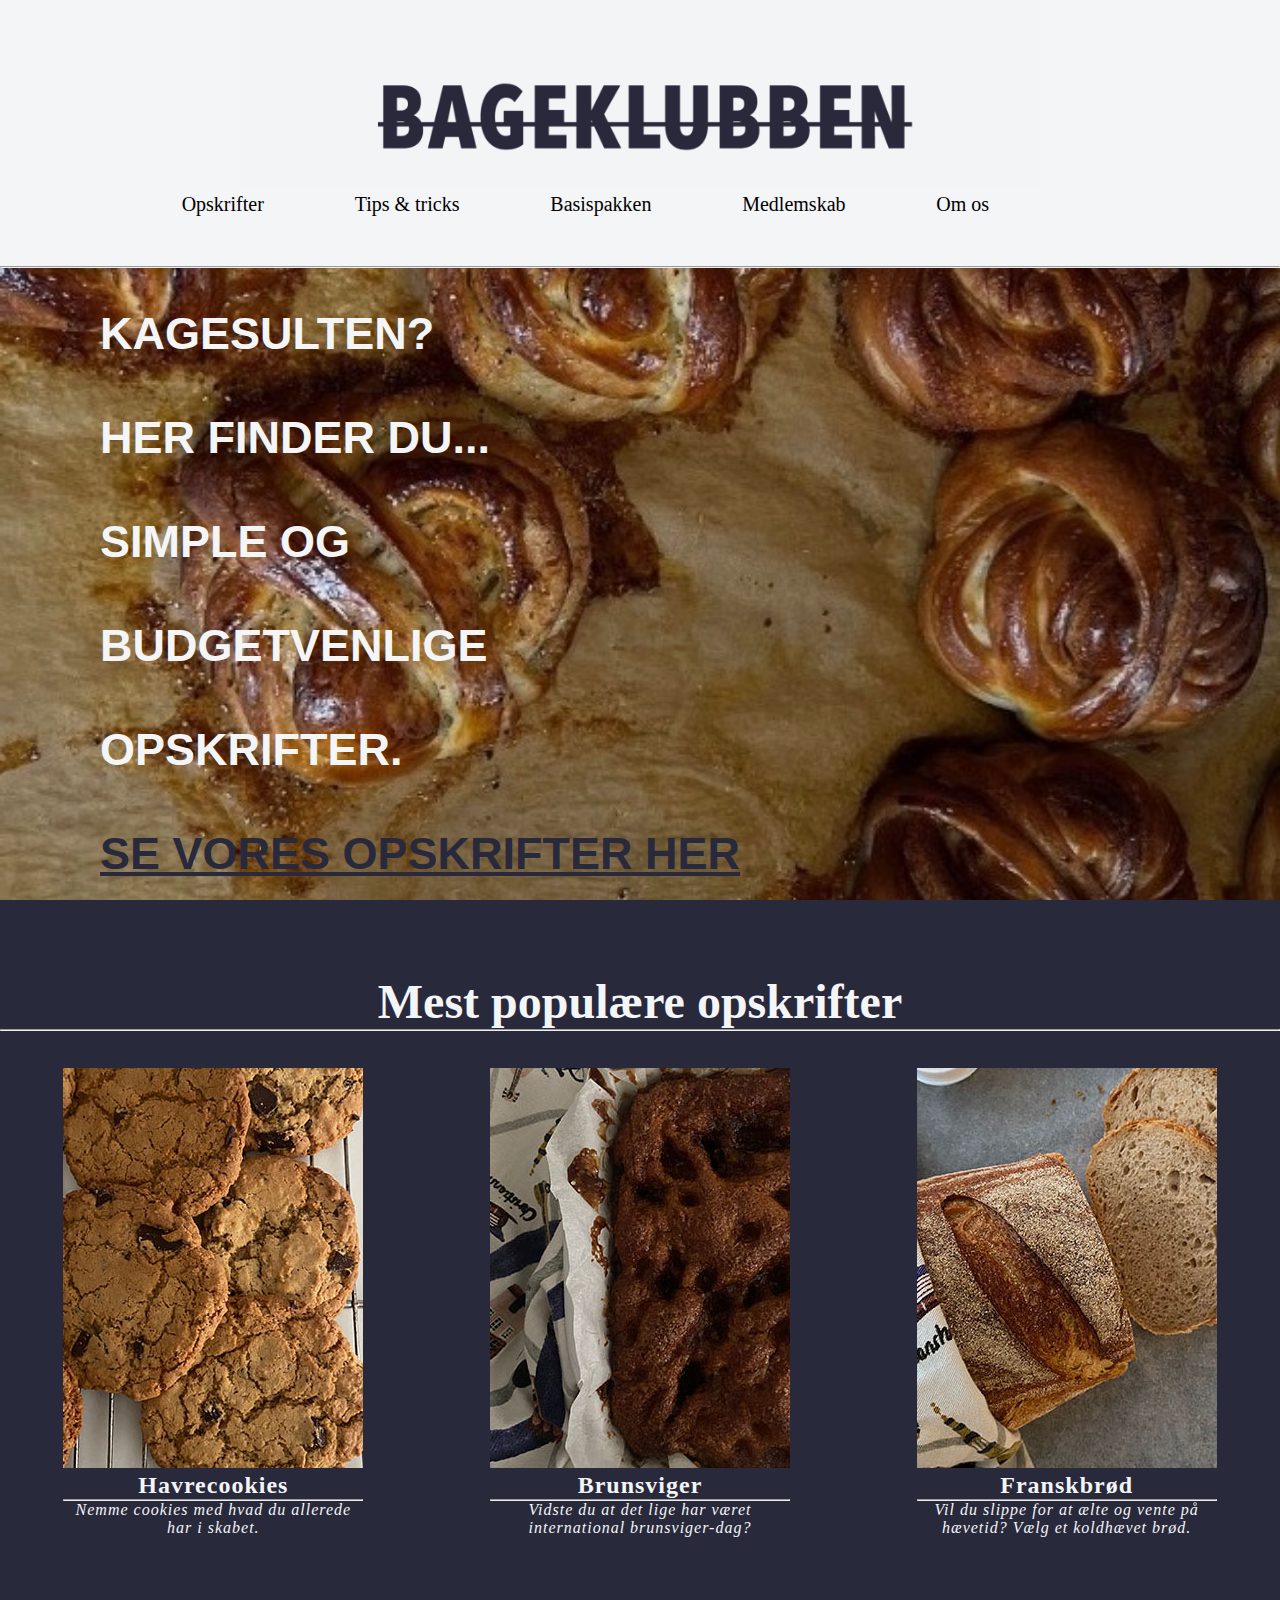
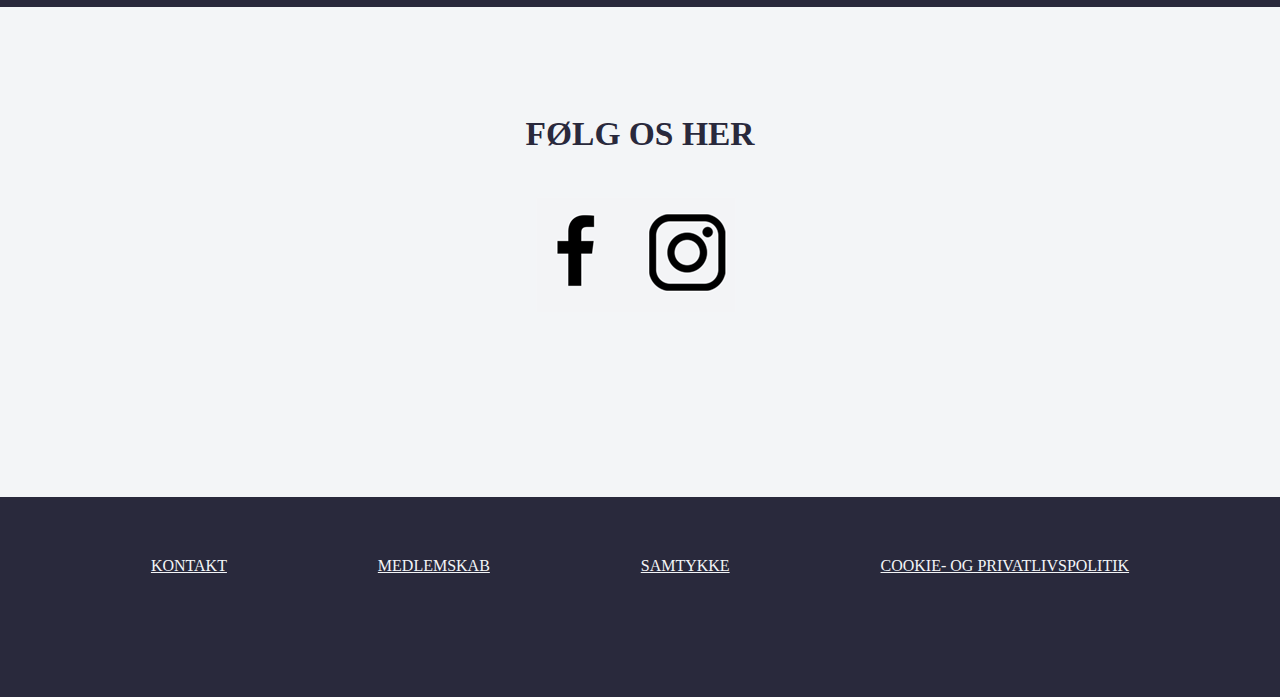
<file: onlinemagasin/index.html>
<!DOCTYPE html>
<html lang="en">
<head>
    <meta charset="UTF-8">
    <meta http-equiv="X-UA-Compatible" content="IE=edge">
    <meta name="viewport" content="width=device-width, initial-scale=1.0">
    <link rel="stylesheet" href="styles.css">
    <title>Bageklubben.dk</title>
</head>


<body>

           
<!--logo overskrift og navigation-->

    <header>


    
       <a href="index.html"> <img id=logo src="images/logorigtig.png" alt="logo" width="800px">

        <nav>
            <a href="#">Opskrifter</a>
            <a href="tipstricks.html">Tips & tricks</a>
            <a href="#">Basispakken</a>
            <a href="#">Medlemskab</a>
            <a href="#">Om os</a>
        </nav>
        <hr>

   


    </header>

<!--billedafsnit med skrift - forside-->

    <main>
        <section id="firstesection">

            <br>
            <br>
            <br>
            <br>
            <p>KAGESULTEN?</p>
            <br>
            <p>HER FINDER DU...</p>
            <br>
            <p>SIMPLE OG</p>
            <br>
            <p>BUDGETVENLIGE</p>
            <br>
            <p>OPSKRIFTER.</p>
            <br>
            <a href="#">SE VORES OPSKRIFTER HER</a>


        </section>



<!--afsnit med "mest populære opskrifter"-->

        <section id="secondsection">
           
           
            <br>
            <br>
            <h2>
                Mest populære opskrifter
            </h2>
            <hr>
            <br>
            


        </section>


        <section class="cardcontainer1">

            <div id="cookiebox">

                <img src="images/cookies.jpg" alt="Havrecookies">
                <h3>Havrecookies</h3>
                <hr>
                <p>Nemme cookies med hvad du allerede har i skabet.</p>


            </div>

            <div id="brunsvigerbox">

                <img src="images/brunsviger.jpg" alt="Brunsviger">
                <h3>Brunsviger</h3>
                <hr>
                <p>Vidste du at det lige har været international brunsviger-dag?</p>


            </div>

            <div id="brødbox">

                <img src="images/franskbrød.jpg" alt="Franskbrød">
                <h3>Franskbrød</h3>
                <hr>
                <p>Vil du slippe for at ælte og vente på hævetid? Vælg et koldhævet brød.</p>


            </div>


        </section>



        <section id="følg">


            <br>
            <h6>FØLG OS HER</h6>
            <br>
            <br>
    
             </section>
        
             <section class="cardcontainer2">

                <div id="facebooklogo">
        
                    <img src="images/logoface.png" alt="Facebooklogo">
        
                </div>
        
                

    </main>

    <!--opsætning af footer-->    

    <footer>

        
    </section>
     
    
    
        <nav>

            <a href="#">KONTAKT</a>
            <a href="#">MEDLEMSKAB</a>
            <a href="#">SAMTYKKE</a>
            <a href="#">COOKIE- OG PRIVATLIVSPOLITIK</a>

        </nav>

        
    </footer>
</body>
</html>
</file>
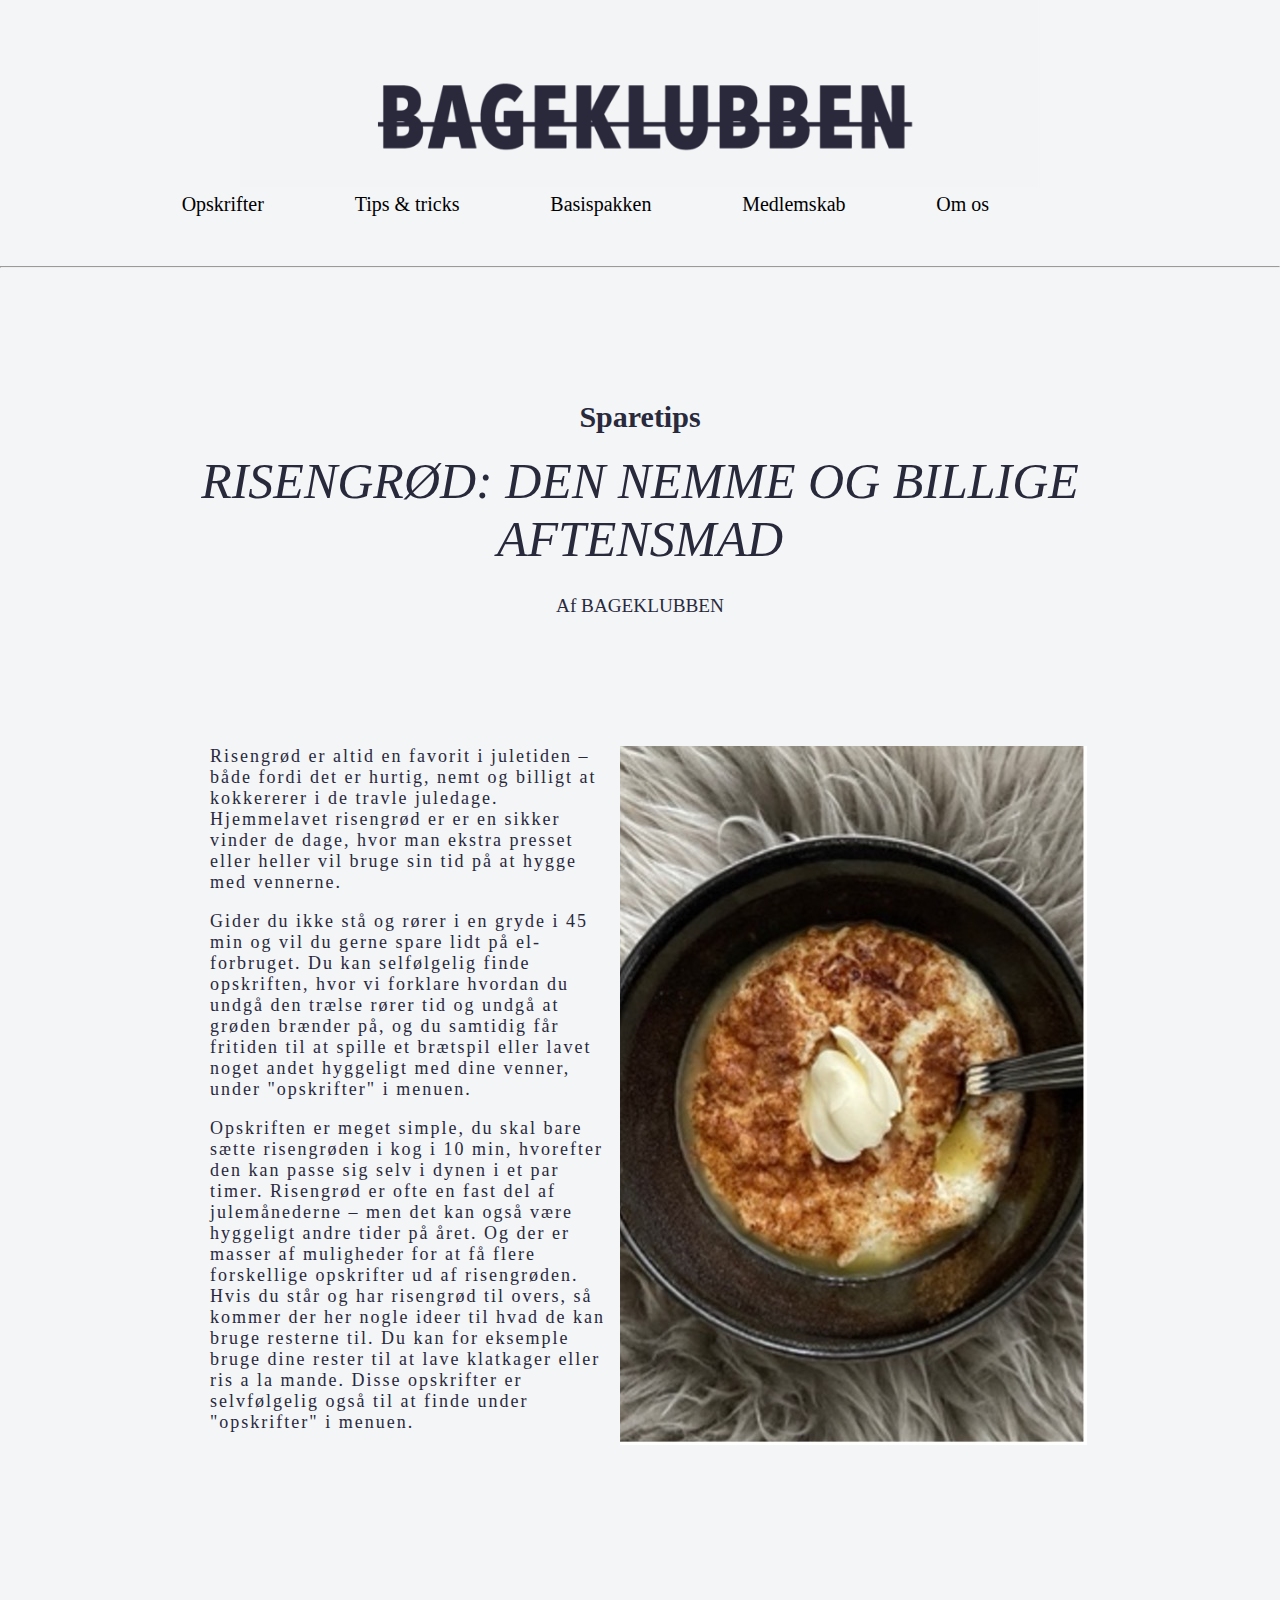
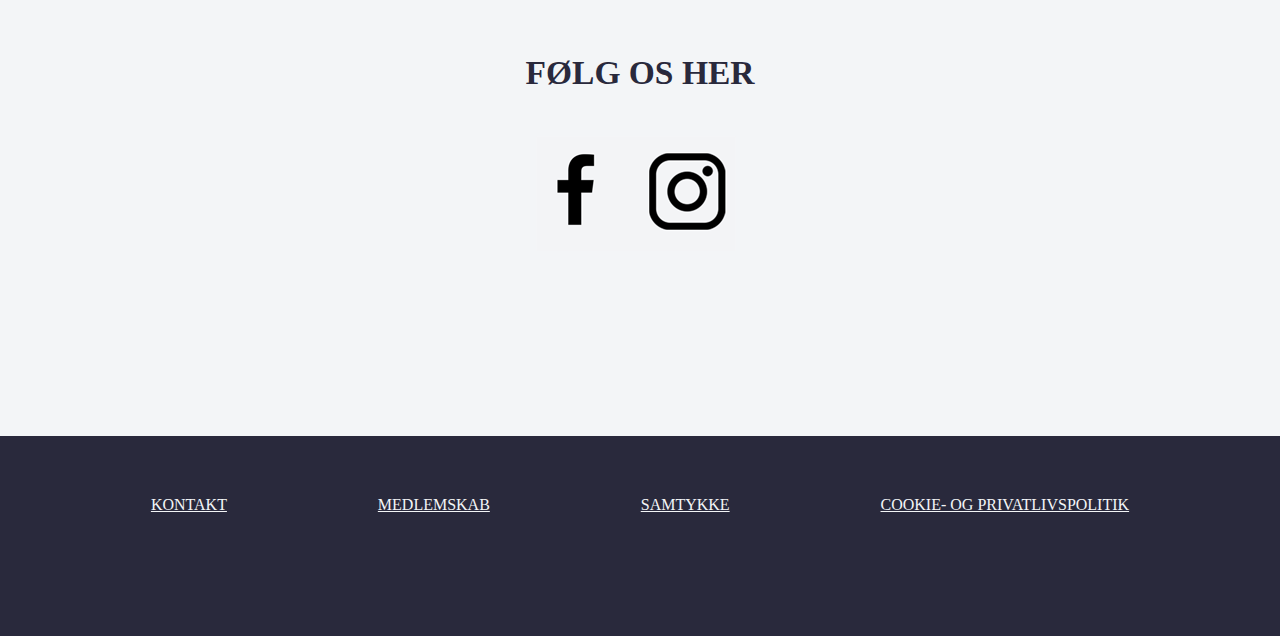
<file: onlinemagasin/artikle1.html>
<!DOCTYPE html>
<html lang="en">
<head>
    <meta charset="UTF-8">
    <meta http-equiv="X-UA-Compatible" content="IE=edge">
    <meta name="viewport" content="width=device-width, initial-scale=1.0">
    <link rel="stylesheet" href="styles.css">
    <title>Bageklubben.dk</title>
</head>


<body>

           
<!--logo overskrift og navigation-->

    <header>


    
       <a href="index.html"> <img id=logo src="images/logorigtig.png" alt="logo" width="800px">

        <nav>
            <a href="#">Opskrifter</a>
            <a href="tipstricks.html">Tips & tricks</a>
            <a href="#">Basispakken</a>
            <a href="#">Medlemskab</a>
            <a href="#">Om os</a>
        </nav>
        <hr>

   


    </header>


<main>

    <section id="overskrift1">
        <h7>Sparetips</h7>
        <br>
        <br>
        <h8>RISENGRØD: DEN NEMME OG BILLIGE AFTENSMAD</h8>
        <br>
        <br>
        <p>Af BAGEKLUBBEN</p>
        

    </section>

    <!--Første section-->


    <section class="cardcontainer5">

      
        <div id="overskriftbox">
    
    
            <p>Risengrød er altid en favorit i juletiden – både fordi det er hurtig, nemt og billigt at kokkererer i de travle juledage. 
                Hjemmelavet risengrød er er en sikker vinder de dage, hvor man ekstra presset eller heller vil bruge sin tid på at hygge med vennerne. 
            </p>
            <br>
            <p>
                Gider du ikke stå og rører i en gryde i 45 min og vil du gerne spare lidt på el-forbruget. Du kan selfølgelig finde opskriften,
                hvor vi forklare hvordan du undgå den trælse rører tid og undgå at grøden brænder på, og du samtidig får fritiden til 
                at spille et brætspil eller lavet noget andet hyggeligt med dine venner, under "opskrifter" i menuen. 
            </p>
            <br>

            <p>

                Opskriften er meget simple, du skal bare sætte risengrøden i kog i 10 min, hvorefter den kan passe sig selv i dynen i et par timer.
                Risengrød er ofte en fast del af julemånederne – men det kan også være hyggeligt andre tider på året.
                Og der er masser af muligheder for at få flere forskellige opskrifter ud af risengrøden.
                Hvis du står og har risengrød til overs, så kommer der her nogle ideer til hvad de kan bruge resterne til.
                Du kan for eksemple bruge dine rester til at lave klatkager eller ris a la mande. Disse opskrifter er selvfølgelig
                også til at finde under "opskrifter" i menuen.
            </p>
            <br>
    
    
        </div>

    

        <div id="billedbox">
    
            <img src="images/jul.jpg" alt="Risengrød">
           
       </div>
   


     </section>


<!--Anden section-->

    <section id="følg">


        <br>
        <h6>FØLG OS HER</h6>
        <br>
        <br>

         </section>
    
         <section class="cardcontainer2">

            <div id="facebooklogo">
    
                <img src="images/logoface.png" alt="Facebooklogo">
    
            </div>
    
        </section>

</main>

<!--opsætning af footer-->    

<footer>
 


    <nav>

        <a href="#">KONTAKT</a>
        <a href="#">MEDLEMSKAB</a>
        <a href="#">SAMTYKKE</a>
        <a href="#">COOKIE- OG PRIVATLIVSPOLITIK</a>

    </nav>

    
</footer>



</body>
</html>
</file>
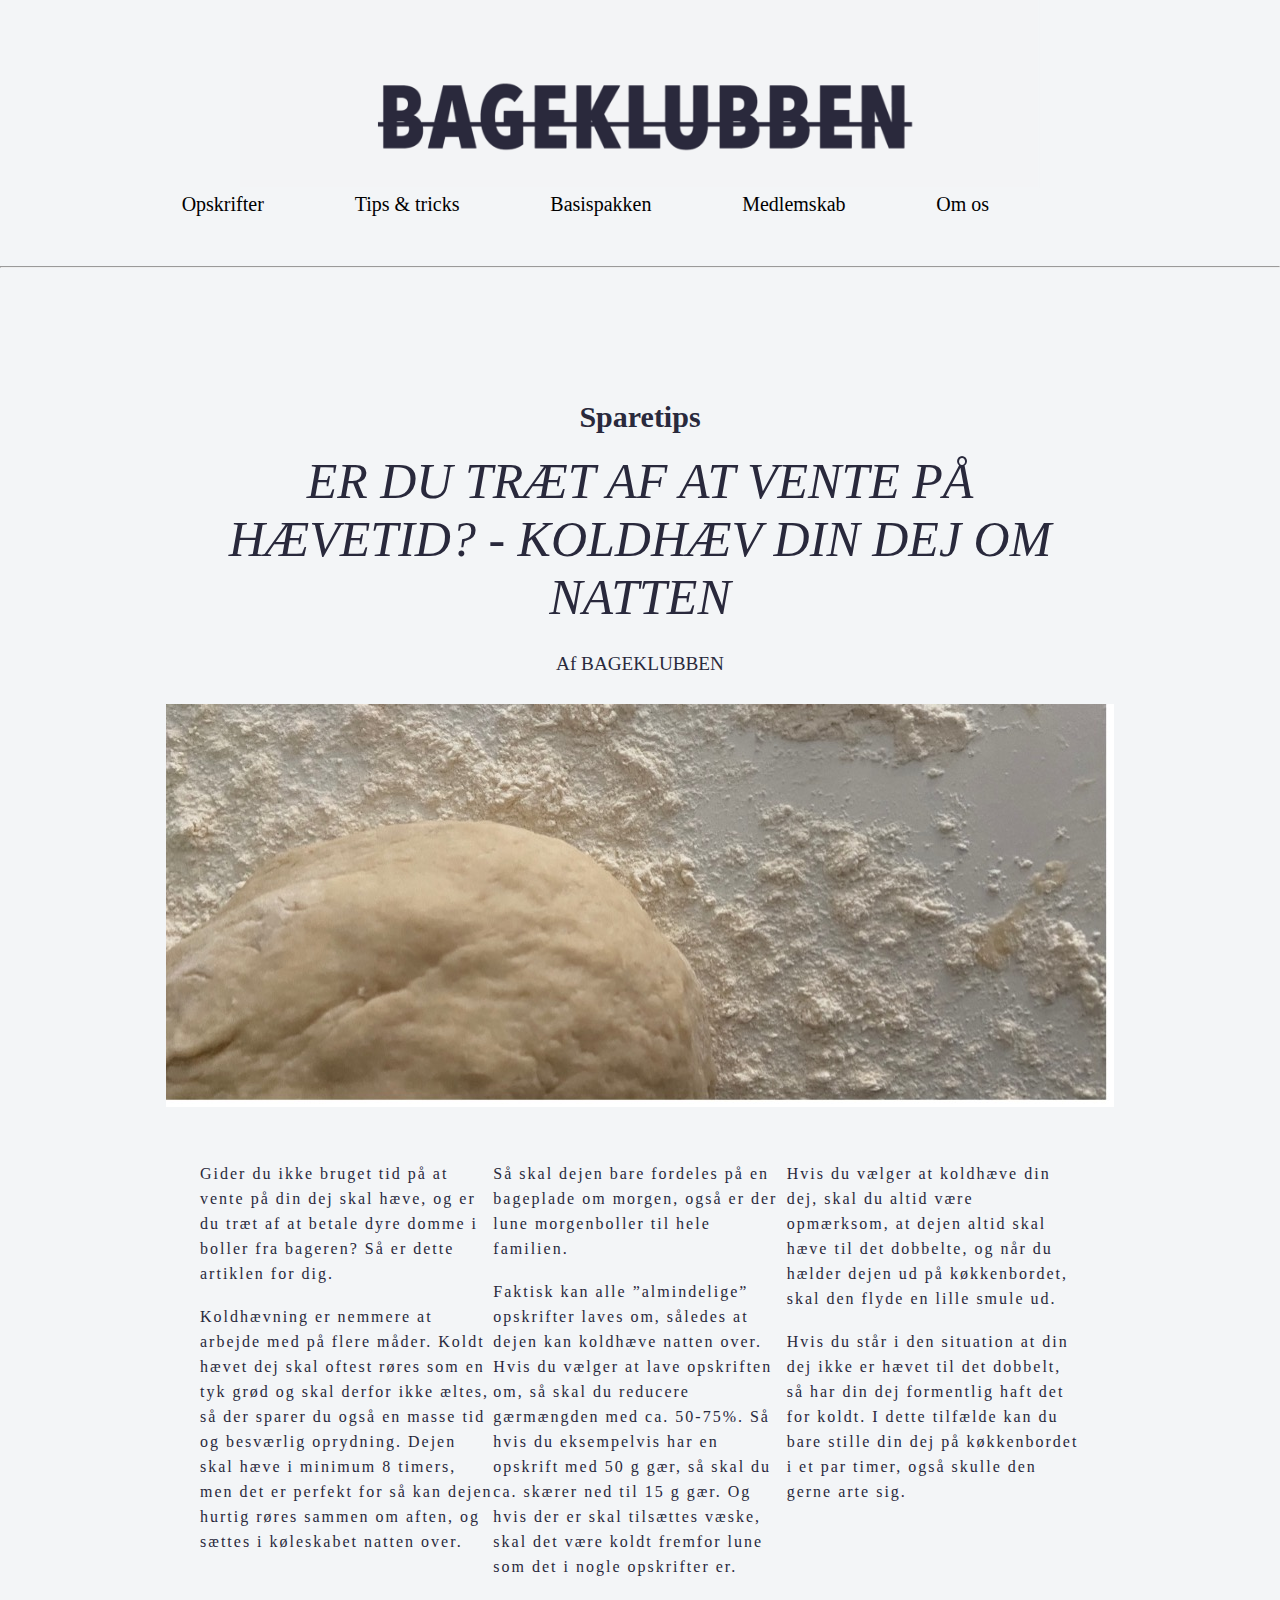
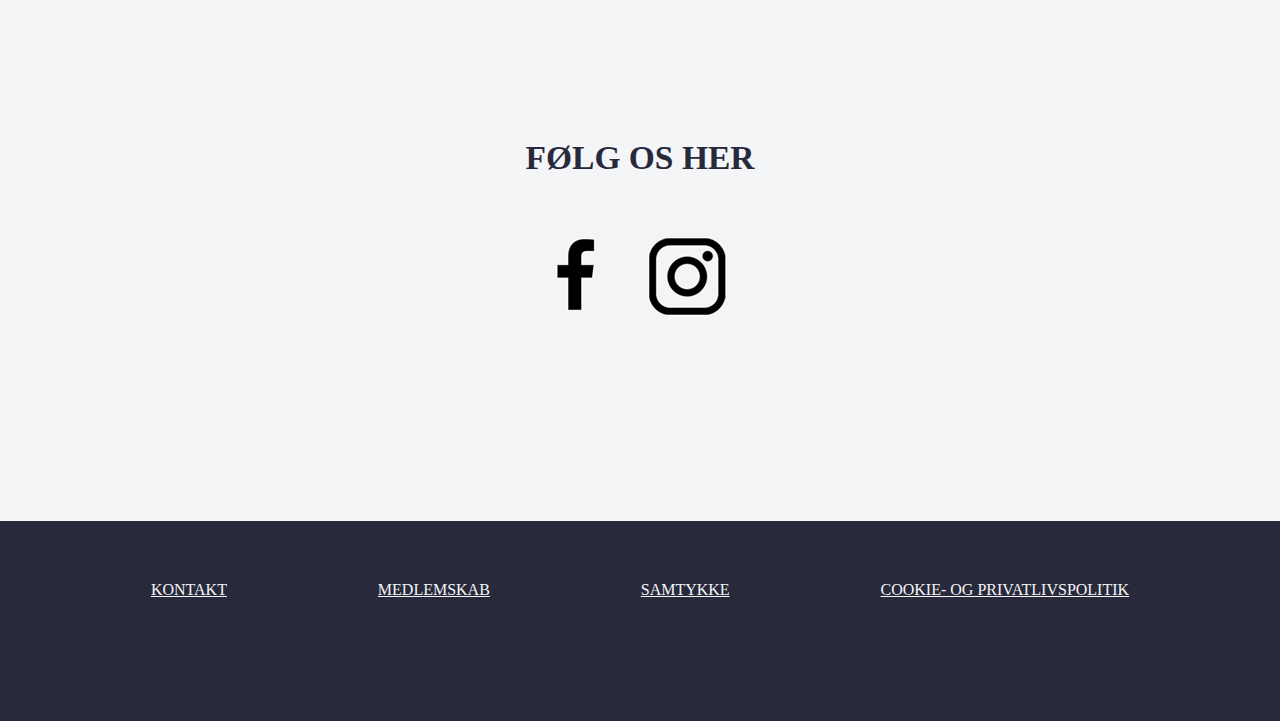
<file: onlinemagasin/artikle2.html>
<!DOCTYPE html>
<html lang="en">
<head>
    <meta charset="UTF-8">
    <meta http-equiv="X-UA-Compatible" content="IE=edge">
    <meta name="viewport" content="width=device-width, initial-scale=1.0">
    <link rel="stylesheet" href="styles.css">
    <title>Bageklubben.dk</title>
</head>


<body>

           
<!--logo overskrift og navigation-->

    <header>


    
       <a href="index.html"> <img id=logo src="images/logorigtig.png" alt="logo" width="800px">

        <nav>
            <a href="#">Opskrifter</a>
            <a href="tipstricks.html">Tips & tricks</a>
            <a href="#">Basispakken</a>
            <a href="#">Medlemskab</a>
            <a href="#">Om os</a>
        </nav>
        <hr>

   


    </header>


<!--Her starter artiklen-->
    <main>


<!--Overskriften på artiklen-->

        <section id="overskrift1">
            <h7>Sparetips</h7>
            <br>
            <br>
            <h8>ER DU TRÆT AF AT VENTE PÅ HÆVETID? - KOLDHÆV DIN DEJ OM NATTEN</h8>
            <br>
            <br>
            <p>Af BAGEKLUBBEN</p>
            
    
        </section>


<!--Billede til artiklen-->

<section id="dejbilled">

<img src="images/dejartikle.jpg" alt="dej">

</section>




<!--Flexbox opsætning af indhold i artiklen-->


<section class="cardcontainer6">

    <div id="indholdbox1">
        
        <p>Gider du ikke bruget tid på at vente på din dej skal hæve, 
            og er du træt af at betale dyre domme i boller fra bageren? 
            Så er dette artiklen for dig.</p>

        <br>

        <p>Koldhævning er nemmere at arbejde med på flere måder. 
            Koldt hævet dej skal oftest røres som en tyk grød og skal derfor ikke æltes,
             så der sparer du også en masse tid og besværlig oprydning. 
             Dejen skal hæve i minimum 8 timers, men det er perfekt for så kan dejen hurtig røres sammen om aften, 
             og sættes i køleskabet natten over. </p>


    </div>

    <div id="indholdbox2">
        
        <p>Så skal dejen bare fordeles på en bageplade om morgen,
            også er der lune morgenboller til hele familien.</p>

            <br>

        <p>Faktisk kan alle ”almindelige” opskrifter laves om, 
            således at dejen kan koldhæve natten over.
            Hvis du vælger at lave opskriften om, så skal du reducere gærmængden med ca. 50-75%. 
            Så hvis du eksempelvis har en opskrift med 50 g gær, så skal du ca. skærer ned til 15 g gær. 
            Og hvis der er skal tilsættes væske, skal det være koldt fremfor lune som det i nogle opskrifter er. </p>


    </div>

    <div id="indholdbox3">

        <p>Hvis du vælger at koldhæve din dej, skal du altid være opmærksom, 
            at dejen altid skal hæve til det dobbelte, og når du hælder dejen ud på køkkenbordet,
            skal den flyde en lille smule ud.</p>

        <br>

        <p>Hvis du står i den situation at din dej ikke er hævet til det dobbelt,
            så har din dej formentlig haft det for koldt. 
            I dette tilfælde kan du bare stille din dej på køkkenbordet i et par timer,
            også skulle den gerne arte sig.</p>


    </div>


</section>





   

<!--Section med SoMe logoer-->
    <section id="følg">


        <br>
        <h6>FØLG OS HER</h6>
        <br>
        <br>

         </section>
    
         <section class="cardcontainer2">

            <div id="facebooklogo">
    
                <img src="images/logoface.png" alt="Facebooklogo">
    
            </div>
    
        </section>

</main>

<!--opsætning af footer-->    

<footer>
 


    <nav>

        <a href="#">KONTAKT</a>
        <a href="#">MEDLEMSKAB</a>
        <a href="#">SAMTYKKE</a>
        <a href="#">COOKIE- OG PRIVATLIVSPOLITIK</a>

    </nav>

    
</footer>



</body>
</html>
</file>
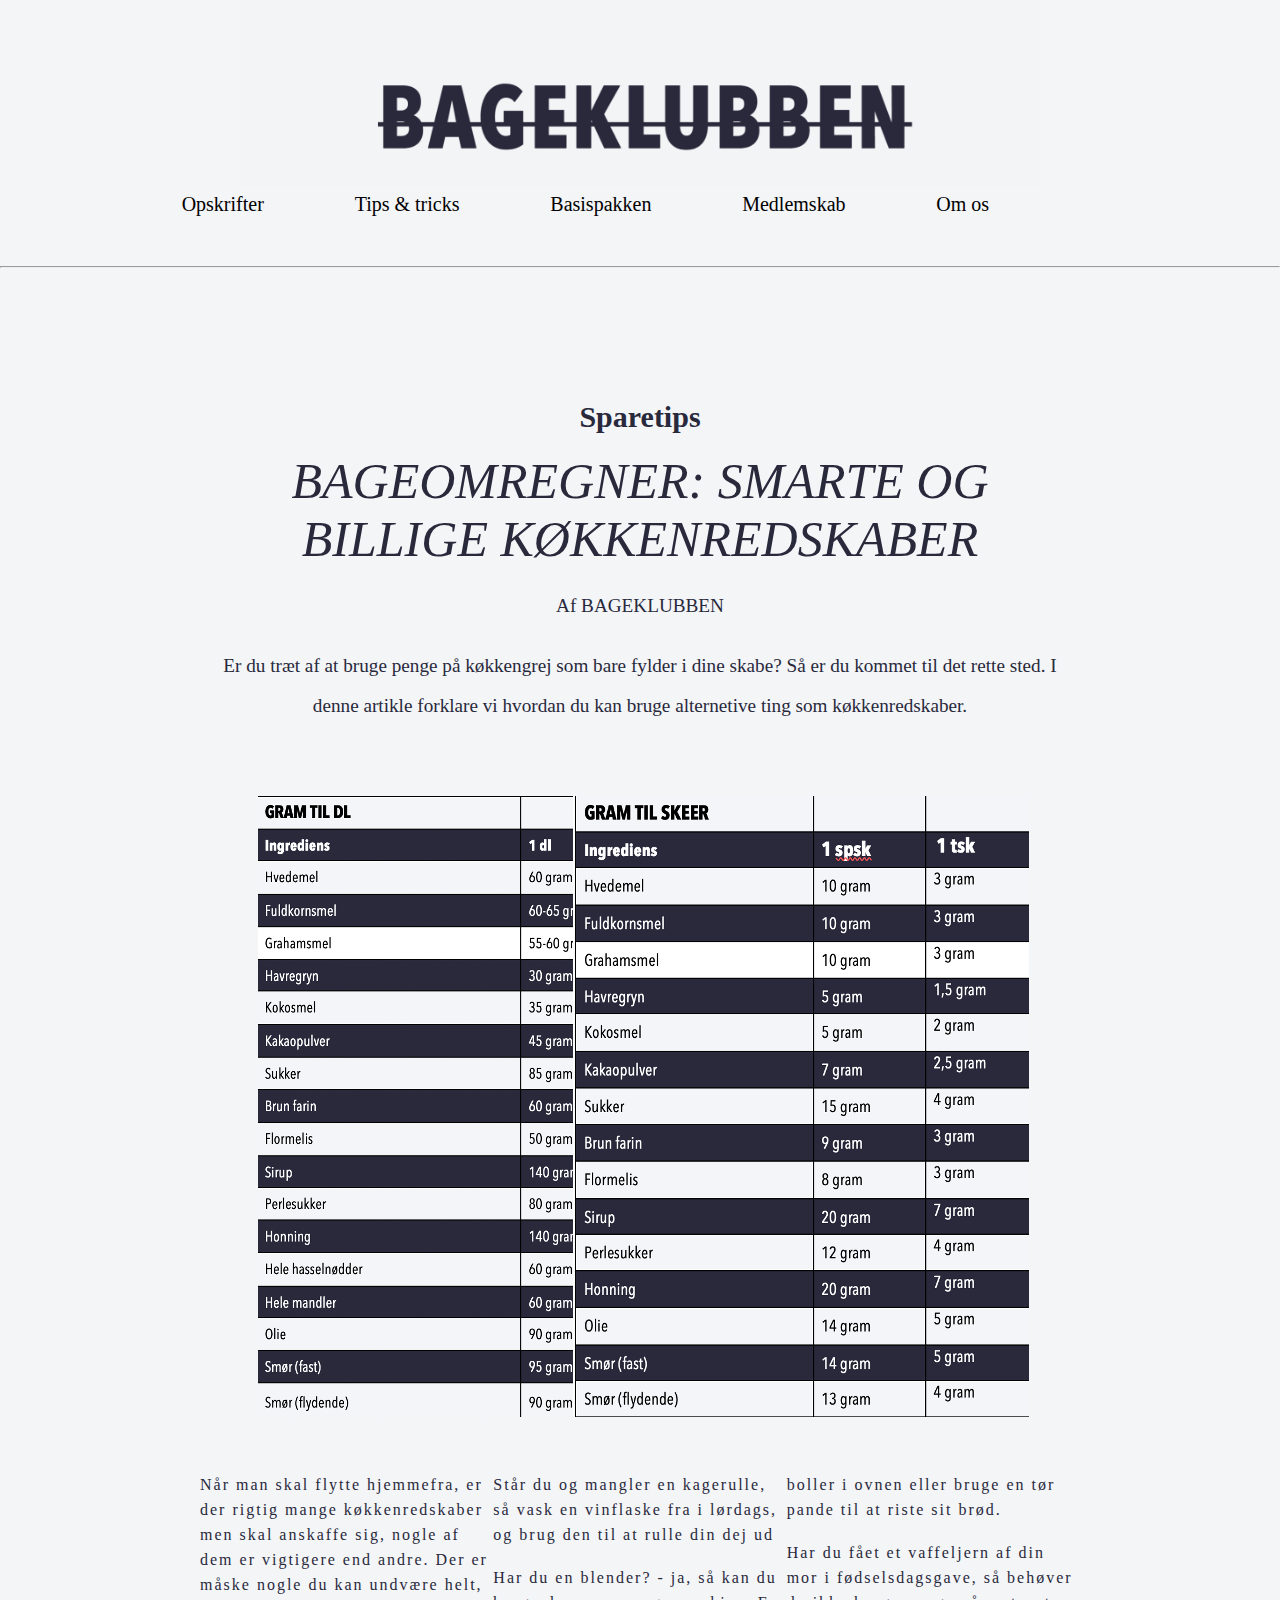
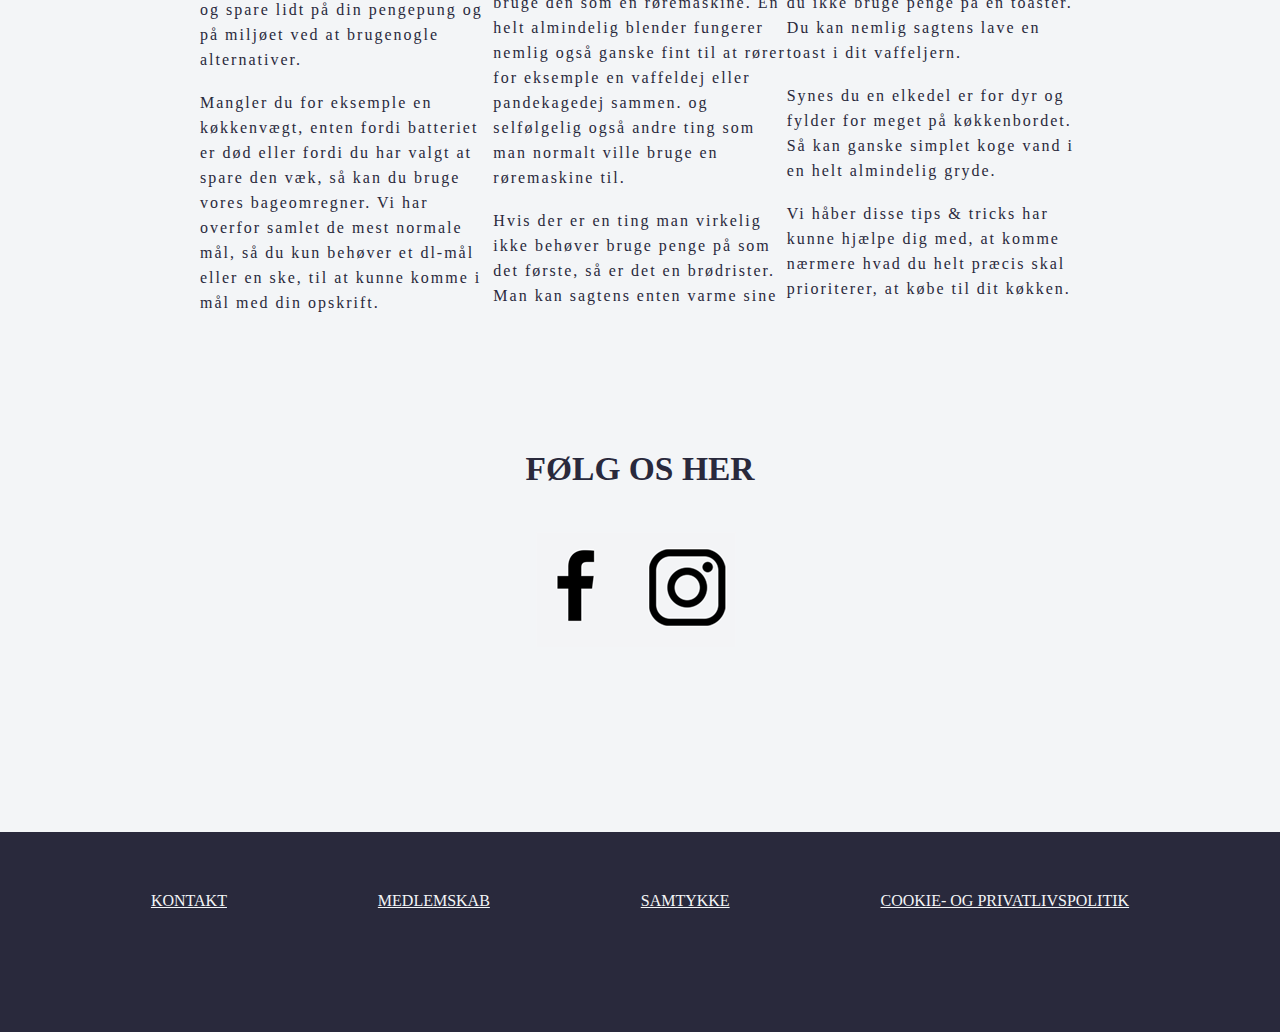
<file: onlinemagasin/artikle3.html>
<!DOCTYPE html>
<html lang="en">
<head>
    <meta charset="UTF-8">
    <meta http-equiv="X-UA-Compatible" content="IE=edge">
    <meta name="viewport" content="width=device-width, initial-scale=1.0">
    <link rel="stylesheet" href="styles.css">
    <title>Bageklubben.dk</title>
</head>


<body>

           
<!--logo overskrift og navigation-->

    <header>


    
       <a href="index.html"> <img id=logo src="images/logorigtig.png" alt="logo" width="800px">

        <nav>
            <a href="#">Opskrifter</a>
            <a href="tipstricks.html">Tips & tricks</a>
            <a href="#">Basispakken</a>
            <a href="#">Medlemskab</a>
            <a href="#">Om os</a>
        </nav>
        <hr>

   


    </header>
<!--Her starter artiklen-->
<main>


    <!--Overskriften på artiklen-->
    
            <section id="overskrift1">
                <h7>Sparetips</h7>
                <br>
                <br>
                <h8>BAGEOMREGNER: SMARTE OG BILLIGE KØKKENREDSKABER</h8>
                <br>
                <br>
                <p>Af BAGEKLUBBEN</p>
            
                
                <p>Er du træt af at bruge penge på køkkengrej som bare fylder i dine skabe? Så er du kommet til det rette sted.
                    I denne artikle forklare vi hvordan du kan bruge alternetive ting som køkkenredskaber.
                </p>
                
        
            </section>
    
    
    <!--Billede til artiklen-->
    
    <section class="cardcontainer7">

        <div id="omregnerbox1">

            <img src="images/gramdl.png" alt="omregnerdl">
            

        </div>

        <div id="omregnerbox2">

            <img src="images/gramskeer.png" alt="omregnerskeer">
            


        </div>

       


    </section>
    
    
    
    <!--Flexbox opsætning af indhold i artiklen-->
    
    
    <section class="cardcontainer6">
    
        <div id="indholdbox1">
            
            <p>Når man skal flytte hjemmefra, er der rigtig mange køkkenredskaber men skal anskaffe sig,
                nogle af dem er vigtigere end andre. Der er måske nogle du kan undvære helt, og spare lidt på din pengepung og på miljøet
                ved at brugenogle alternativer.
            </p>
    
            <br>
    
            <p>Mangler du for eksemple en køkkenvægt, enten fordi batteriet er død 
            eller fordi du har valgt at spare den væk, så kan du bruge vores bageomregner.
            Vi har overfor samlet de mest normale mål, så du kun behøver et dl-mål eller en ske,
            til at kunne komme i mål med din opskrift. </p>
    
    
        </div>
    
        <div id="indholdbox2">
            
            <p>Står du og mangler en kagerulle, så vask en vinflaske fra i lørdags,
                og brug den til at rulle din dej ud
            </p>
    
                <br>
    
            <p>Har du en blender? - ja, så kan du bruge den som en røremaskine. 
            En helt almindelig blender fungerer nemlig også ganske fint 
            til at rører for eksemple en vaffeldej eller pandekagedej sammen.
            og selfølgelig også andre ting som man normalt ville bruge en røremaskine til.  </p>

                <br>
            
            <p>Hvis der er en ting man virkelig ikke behøver bruge penge på som det 
                første, så er det en brødrister. Man kan sagtens enten varme sine</p>
            
    
    
        </div>
    
        <div id="indholdbox3">
    
            <p>boller i ovnen eller bruge en tør pande til at riste sit brød.</p>
    
            <br>

            <p>Har du fået et vaffeljern af din mor i fødselsdagsgave, så behøver du ikke bruge penge på en toaster.
                Du kan nemlig sagtens lave en toast i dit vaffeljern.
            </p>

            <br>

            <p>Synes du en elkedel er for dyr og fylder for meget på køkkenbordet.
                Så kan ganske simplet koge vand i en helt almindelig gryde.
            </p>

            <br>

            <p>Vi håber disse tips & tricks har kunne hjælpe dig med, at komme nærmere hvad du helt præcis skal prioriterer, at købe til dit køkken.</p>
    
    
        </div>
    
    
    </section>
    

    <!--Section med SoMe logoer-->


    <section id="følg">


        <br>
        <h6>FØLG OS HER</h6>
        <br>
        <br>

         </section>
    
         <section class="cardcontainer2">

            <div id="facebooklogo">
    
                <img src="images/logoface.png" alt="Facebooklogo">
    
            </div>
    
        </section>

</main>

<!--opsætning af footer-->    

<footer>
 


    <nav>

        <a href="#">KONTAKT</a>
        <a href="#">MEDLEMSKAB</a>
        <a href="#">SAMTYKKE</a>
        <a href="#">COOKIE- OG PRIVATLIVSPOLITIK</a>

    </nav>

    
</footer>



</body>
</html>
</file>
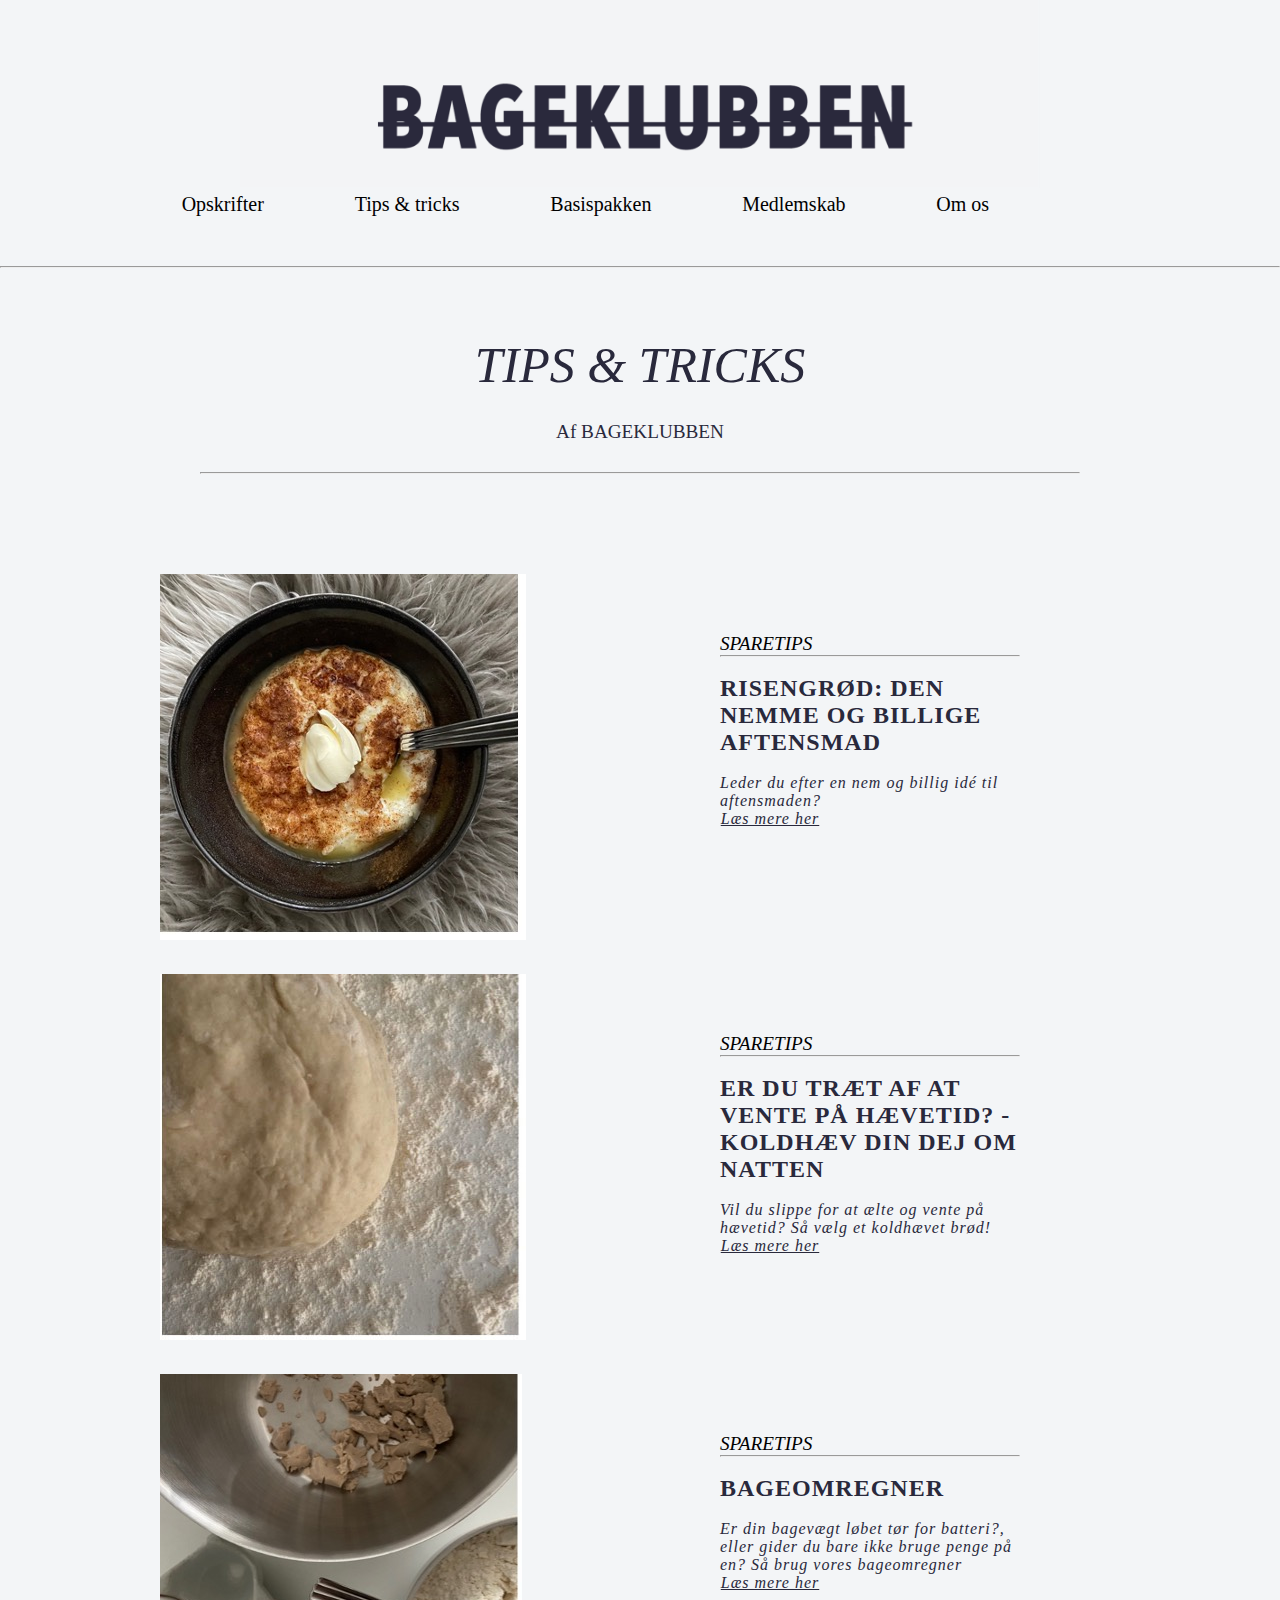
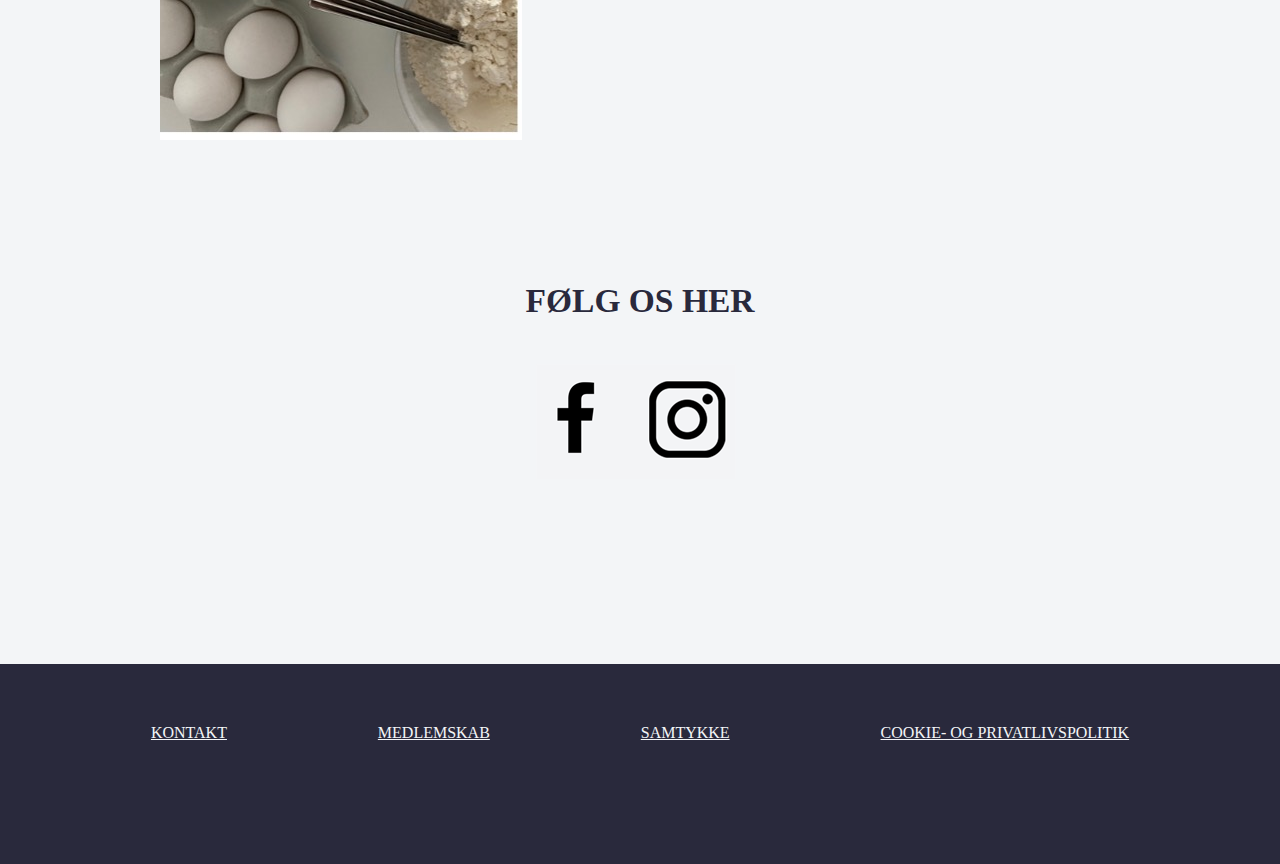
<file: onlinemagasin/tipstricks.html>
<!DOCTYPE html>
<html lang="en">
<head>
    <meta charset="UTF-8">
    <meta http-equiv="X-UA-Compatible" content="IE=edge">
    <meta name="viewport" content="width=device-width, initial-scale=1.0">
    <link rel="stylesheet" href="styles.css">
    <title>Bageklubben.dk</title>
</head>


<body>

           
<!--logo overskrift og navigation-->

    <header>


    
       <a href="index.html"> <img id=logo src="images/logorigtig.png" alt="logo" width="800px">

        <nav>
            <a href="#">Opskrifter</a>
            <a href="tipstricks.html">Tips & tricks</a>
            <a href="#">Basispakken</a>
            <a href="#">Medlemskab</a>
            <a href="#">Om os</a>
        </nav>
        <hr>

   


    </header>


<!--første section-->




<section id="overskrift1">
    
    <br>
    <br>
    <h8>TIPS & TRICKS</h8>
    <br>
    <br>
    <p>Af BAGEKLUBBEN</p>
    <hr>

    
    

</section>


<section class="cardcontainer3">

    <div id="billedbox">

         <img src="images/grødgrød.jpg" alt="Risengrød">
        
    </div>

    <div id="overskriftbox">


        <br>
        <br>
        <br>
        <h5>Sparetips</h5>
        <hr>
        <br>
        <h4>RISENGRØD: DEN NEMME OG BILLIGE AFTENSMAD</h4>
        <br>
        <p>Leder du efter en nem og billig idé til aftensmaden?</p>
        <a href="artikle1.html">Læs mere her</a>


    </div>

 </section>


<!--Anden section-->

<section class="cardcontainer4">

    <div id="billedbox">

        <img src="images/dejdej.jpg" alt="Dej">
        
    </div>

    <div id="overskriftbox">


        <br>
        <br>
        <br>
        <h5>Sparetips</h5>
        <hr>
        <br>
        <h4>ER DU TRÆT AF AT VENTE PÅ HÆVETID? - KOLDHÆV DIN DEJ OM NATTEN</h4>
        <br>
        <p>Vil du slippe for at ælte og vente på hævetid? Så vælg et koldhævet brød!</p>
        <a href="artikle2.html">Læs mere her</a>


    </div>

</section>



<!--Trejde section-->

<section class="cardcontainer4">

    <div id="billedbox">

        <img src="images/ægægæg.jpg" alt="æg">
        
    </div>

    <div id="overskriftbox">


        <br>
        <br>
        <br>
        <h5>Sparetips</h5>
        <hr>
        <br>
        <h4>BAGEOMREGNER</h4>
        <br>
        <p>Er din bagevægt løbet tør for batteri?, eller gider du bare ikke bruge penge på en? Så brug vores bageomregner</p>
        <a href="artikle3.html">Læs mere her</a>


    </div>

</section>



<!--Fjerde section-->

<section id="følg">


        <br>
        <h6>FØLG OS HER</h6>
        <br>
        <br>

         </section>
    
         <section class="cardcontainer2">

            <div id="facebooklogo">
    
                <img src="images/logoface.png" alt="Facebooklogo">
    
            </div>
    
 </section>

</main>

<!--opsætning af footer-->    

<footer>
 


    <nav>

        <a href="#">KONTAKT</a>
        <a href="#">MEDLEMSKAB</a>
        <a href="#">SAMTYKKE</a>
        <a href="#">COOKIE- OG PRIVATLIVSPOLITIK</a>

    </nav>

    
</footer>



</body>
</html>
</file>
<file: onlinemagasin/styles.css>
*{  margin:0px;
    padding: 0px;}


/*opsætning af header*/

header{
   
    text-align: center;
    align-items: center;
    width: 100%;
    height: 250px;
    position: fixed;
    background-color: #f3f5f7;
    top: 0px;
    

}


/* Når jeg putter "a" efter "header nav" taler jeg til de links der er i denne section*/

header nav a{
   
    text-decoration: none;
    color: black;
    font-size: 20px;
    background-color: #f3f5f7;
    
   
    
    
}

header nav{
    background-color: #f3f5f7;
    display: flex;
    text-align: center;
    justify-content: space-evenly;
    padding-right: 200px;
    color: #29293c;
    padding-bottom: 50px;


    
}



/*billedafsnit med skrift - forside*/

main {

    margin-top: 100px;
    min-width: 110px; /*denne går at alle billedboxse ikke fletter sammen,
    når man trækker skærmen sammen, men forbliver med mellemrum*/

}




/* Første section - med billed med skrift ovenpå*/

#firstesection{
    background-color: #f3f5f7;
    background-image: url(images/SNEGL.jpg);
    background-size: cover;
    background-repeat: no-repeat;
    background-position: center;
    height: 800px;
    


    font-size: 45px;
    color: #f3f5f7;
    text-align: left;
    font-weight: bolder;
    font-family: 'Franklin Gothic Medium', 'Arial Narrow', Arial, sans-serif;
    font-style: initial;
    padding-left: 100px;
}

/* Når jeg putter "a" efter "firstsection" taler jeg til de links der er i denne section*/

#firstesection a{
    color: #29293c;
}

    

/* Anden section med de tre opskrifter - her anvendes der flexbox*/

/* #secondsection er den overordnede section som indeholder flexboxen*/

#secondsection{
    background-color: #29293c;
    text-align: center;
    color: #f3f5f7;
    font-family:serif;
    font-size: xx-large;
   
}


/*Her starter flexbox indholdet*/
.cardcontainer1 {
    display: flex;
    justify-content: space-around;
    background-color: #29293c;
    padding-bottom: 70px;
}



.cardcontainer1 div {
    width: 300px;
    text-align: center;
}



.cardcontainer1 h1 { 
    text-transform: uppercase;
    font-weight: 100;
    padding-top: 5px;
}


.cardcontainer1 p {
    text-align: center;
    letter-spacing: 1px;
    color: #f3f5f7;
    font-style: italic;
}


.cardcontainer1 h3{
    font-size: x-large;
    text-align: center;
    letter-spacing: 1px;
    color: #f3f5f7;
    
}




/*opsætning af footer - her anvendes der flexbox*/

/* #footer er den overordnede section som indeholder flexboxen*/




#følg {
    background-color: #f3f5f7;
    text-align: center;
    color:#29293c;
    font-family:serif;
    font-size: 50px;
    height: 100px;
    padding-top: 50px;
    padding-bottom: 40px;
}


.cardcontainer2 {
    display: flex;
    text-align: center;
    justify-content: space-evenly;
    background-color:#f3f5f7;
    height: 300px;
    padding-left: 320px;
    
}


footer {
    background-color: #29293c;
    height: 200px;
}

footer nav{
    display: flex;
    text-align: center;
    justify-content: space-evenly;
    padding-top: 60px;
    
}


footer nav a{
    color: #f3f5f7;
}


/*Her starter css på siden "tipstricks"*/
/*Header og footer er på den øverste css - jeg har valgt at bruge samme header og footer på alle sider og
derfor bruger jeg samme css til dem på alle sider*/


/*Her er mine flexbox 
der er tre flexbox på denne side
den øverste har sin egen css, da den skal have padding i toppen
de to andre deler, da de skal have 100% samme design*/


/*Første flexbox*/
.cardcontainer3 {
    display: flex;
    justify-content: space-evenly;
    background-color:#f3f5f7;
    height: 400px;
    padding-top: 100px;
    
}


.cardcontainer3 div {
    width:300px;
    text-align: center;
}



.cardcontainer3 h5 { 
    text-transform: uppercase;
    font-weight: 100;
    padding-top: 5px;
    text-align: left;
    font-size: larger;
    font-style: italic;
   
}


.cardcontainer3 p {
    text-align: left;
    letter-spacing: 1px;
    color:#29293c;
    font-style: italic;
}

.cardcontainer3 a {
    text-align: left;
    letter-spacing: 1px;
    color:#29293c;
    font-style: italic;
    padding-right: 200px;
}



.cardcontainer3 h4{
    font-size: x-large;
    text-align: left;
    letter-spacing: 1px;
    color:#29293c;
    
}

#overskriftbox{
    padding-right: 100px;
}

    
    
/*Anden og trejde flexbox*/

.cardcontainer4 {
    display: flex;
    justify-content: space-evenly;
    background-color:#f3f5f7;
    
    height: 400px;
    
    
}


.cardcontainer4 div {
    width:300px;
    text-align: center;
}



.cardcontainer4 h5 { 
    text-transform: uppercase;
    font-weight: 100;
    padding-top: 5px;
    text-align: left;
    font-size: larger;
    font-style: italic;
   
}


.cardcontainer4 p {
    text-align: left;
    letter-spacing: 1px;
    color:#29293c;
    font-style: italic;
}


.cardcontainer4 h4{
    font-size: x-large;
    text-align: left;
    letter-spacing: 1px;
    color:#29293c;
    
}


.cardcontainer4 a {
    text-align: left;
    letter-spacing: 1px;
    color:#29293c;
    font-style: italic;
    padding-right: 200px;
}

/*Her starter css til "artikle1#*/





#overskrift1 {
    background-color: #f3f5f7;
    text-align: center;
    color:#29293c;
    font-family:serif;
    padding-top: 300px;
    padding-left: 200px;
    padding-right: 200px;
    
   
   
    
}


#overskrift1 h7{
    font-weight: bold;
    font-size: 30px;
    
}


#overskrift1 h8{
    font-style: italic;
    font-size: 50px;
    
    
}

#overskrift1 p{
    padding-bottom: 20px;
    line-height: 40px;
    font-size: larger;
}


/*Flexbox - fordeling af artiklen*/

.cardcontainer5 {
    display: flex;
    justify-content: space-evenly;
    background-color:#f3f5f7;
    height: 800px;
    padding-right: 100px;
    padding-top: 100px;

    
    
}


.cardcontainer5 div {
    width:400px;
    text-align: center;
    
}




.cardcontainer5 p {
    text-align: left;
    font-size: large;
    letter-spacing: 2px;
    color:#29293c;
    padding-left: 150px;
    width: 400px;
    
    
}


.cardcontainer5 a{
    text-align: left;
    font-size: large;
    letter-spacing: 2px;
    color:#29293c;
    padding-left: 150px;
    
   

}

#billedbox{
    padding-right: 100px;
    
}




/*Her stater css til artikle 2*/

#dejbilled {
    background-color: #f3f5f7;
    text-align: center;
}


.cardcontainer6 {
    display: flex;
    justify-content: space-around;
    background-color:#f3f5f7;
    padding-bottom: 70px;
    height: 400px;
    padding-top: 50px;
    padding-left: 200px;
    padding-right: 200px;
}



.cardcontainer6 div {
    width: 300px;
    text-align: center;
}




.cardcontainer6 p {
    text-align: left;
    letter-spacing: 2px;
    color:#29293c;
    line-height: 25px;
    
}


/*Her starter artilke 3*/



.cardcontainer7 {
    display: flex;
    justify-content: space-around;
    background-color:#f3f5f7;
    
    padding-right: 450px;
    padding-left: 200px;
    padding-top: 50px;
}



.cardcontainer7 div {
    width: 200px;
    text-align: center;
}
</file>
